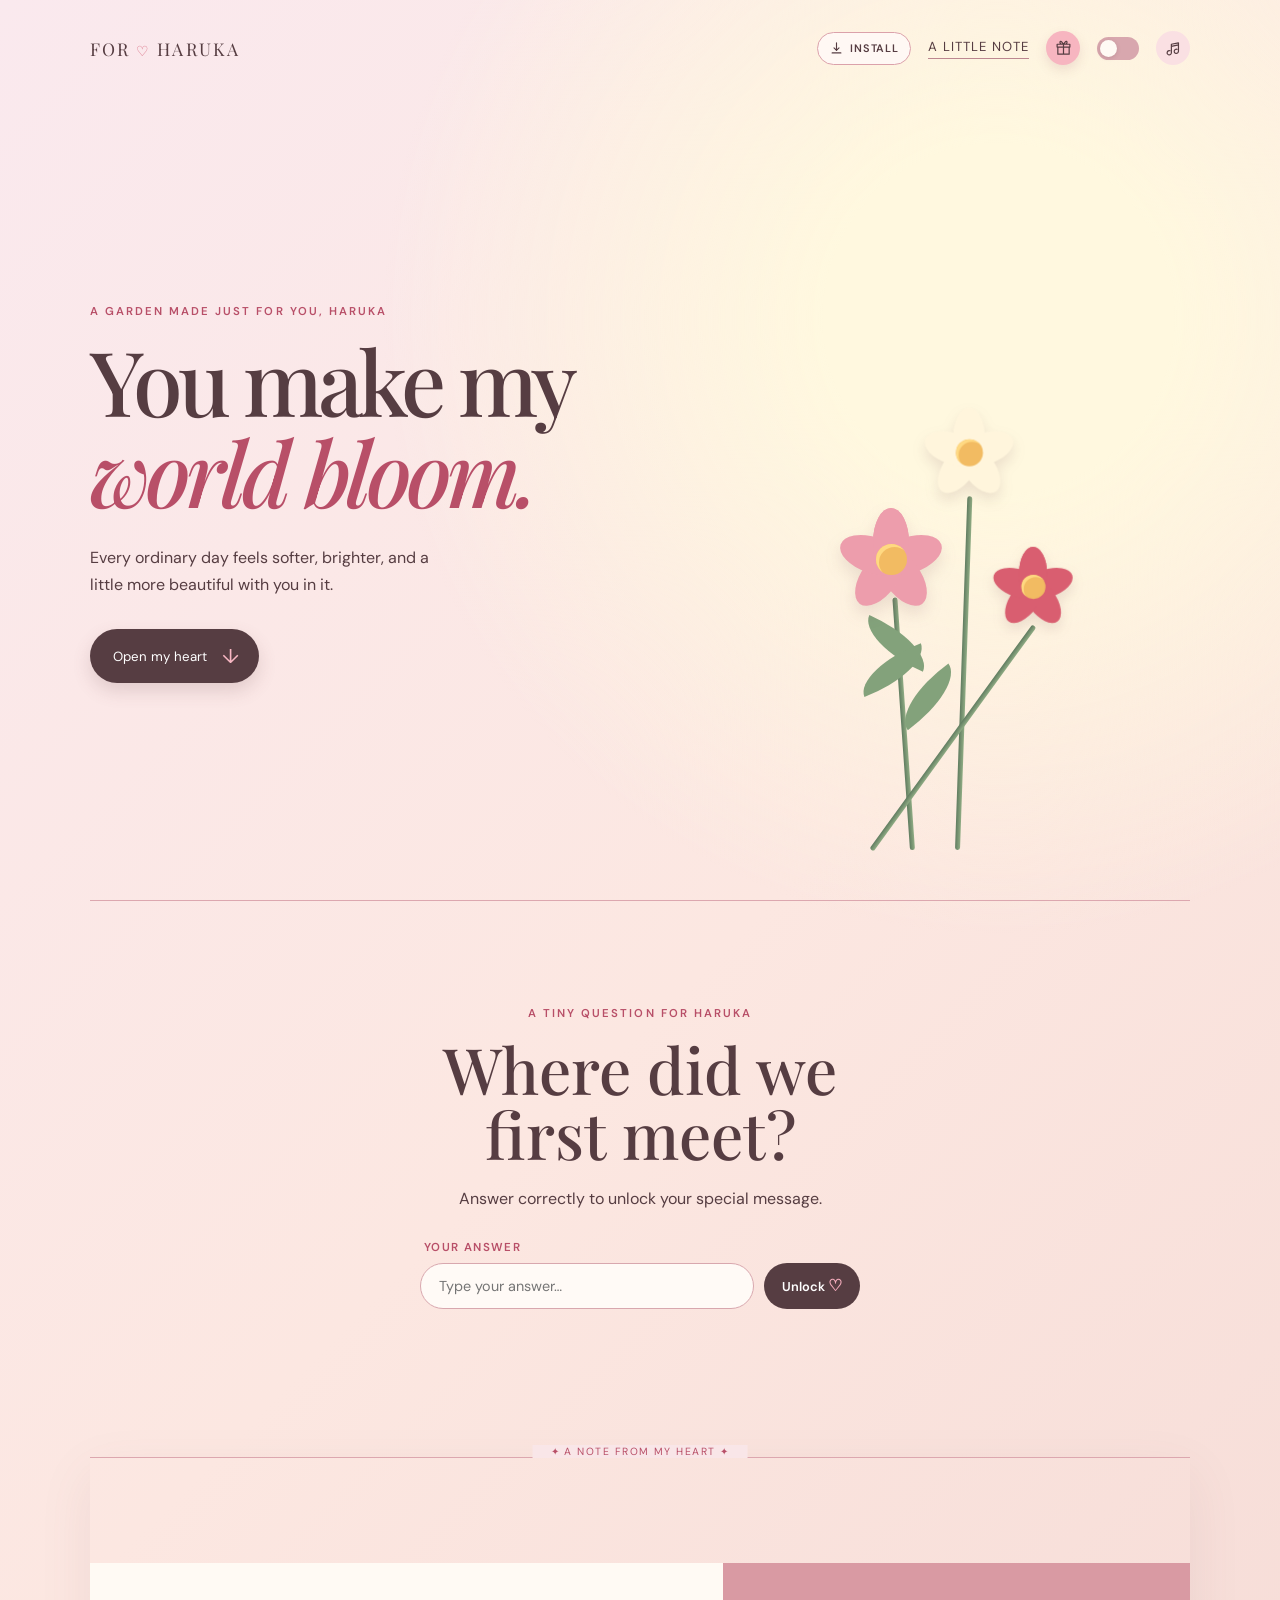
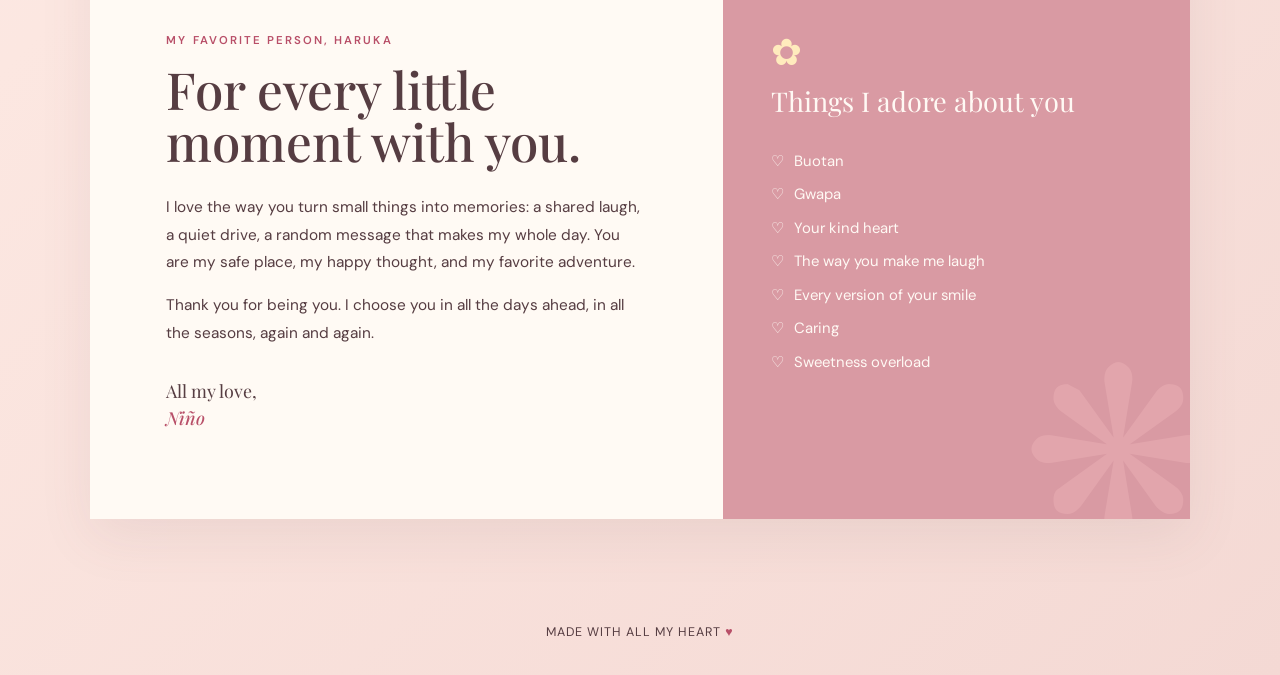
<file: index.html>
<!doctype html>
<html lang="en">
<head>
  <meta charset="UTF-8" />
  <meta name="viewport" content="width=device-width, initial-scale=1.0" />
  <meta name="theme-color" content="#fce9ed" />
  <meta name="description" content="A little romantic garden made for Haruka." />
  <title>For You, My Love</title>
  <link rel="manifest" href="manifest.webmanifest" />
  <link rel="apple-touch-icon" href="assets/icons/app-icon.svg" />
  <link rel="preconnect" href="https://fonts.googleapis.com" />
  <link rel="preconnect" href="https://fonts.gstatic.com" crossorigin />
  <link href="https://fonts.googleapis.com/css2?family=DM+Sans:wght@400;500;600&family=Playfair+Display:ital,wght@0,500;0,600;1,500;1,600&display=swap" rel="stylesheet" />
  <link rel="stylesheet" href="assets/css/styles.css" />
</head>
<body>
  <div class="sky" aria-hidden="true"></div>
  <div class="petals" aria-hidden="true"></div>

  <main>
    <nav>
      <span class="monogram">For <i>♡</i> Haruka</span>
      <button class="install-button" id="install-button" type="button" hidden aria-label="Install this app" title="Install app"><svg viewBox="0 0 24 24" aria-hidden="true"><path d="M12 3v12m0 0 4-4m-4 4-4-4M5 19h14" /></svg><span>Install</span></button>
      <button class="menu-toggle" type="button" aria-label="Open navigation menu" aria-expanded="false" aria-controls="nav-links">
        <span></span><span></span><span></span>
      </button>
      <div class="nav-links" id="nav-links">
        <a class="note-link" href="#message" aria-label="Read my little note" title="A little note"><span>a little note</span><svg viewBox="0 0 24 24" aria-hidden="true"><path d="M5 3h10l4 4v14H5zM15 3v5h5M8 12h8M8 16h6" /></svg></a>
        <a class="nav-icon gift-link" href="pages/monthsary.html" aria-label="Open your monthsary surprise" title="A surprise for Haruka">
          <svg viewBox="0 0 24 24" aria-hidden="true"><path d="M4 10h16v10H4zM3 6h18v4H3zM12 6v14M12 6c-3.8 0-5-1.1-5-2.5S8.2 1 10 3.2L12 6zm0 0c3.8 0 5-1.1 5-2.5S15.8 1 14 3.2L12 6z" /></svg>
        </a>
        <button class="theme-toggle" id="theme-toggle" type="button" role="switch" aria-checked="false" aria-label="Turn on monthsary theme" title="Monthsary theme"><span></span></button>
      </div>
    </nav>

    <section class="hero" aria-labelledby="hero-title">
      <p class="eyebrow" id="hero-eyebrow">A garden made just for you, Haruka</p>
      <h1 id="hero-title">You make my<br /><em>world bloom.</em></h1>
      <p class="intro" id="hero-intro">Every ordinary day feels softer, brighter, and a little more beautiful with you in it.</p>
      <a class="button" href="#game"><span id="hero-button-text">Open my heart</span> <span class="button-arrow">↓</span></a>

      <div class="bouquet" aria-label="An animated bouquet of flowers">
        <div class="stem stem-one"></div><div class="stem stem-two"></div><div class="stem stem-three"></div>
        <div class="leaf leaf-one"></div><div class="leaf leaf-two"></div><div class="leaf leaf-three"></div>
        <div class="flower flower-pink"><b></b><i></i><i></i><i></i><i></i><i></i><strong></strong></div>
        <div class="flower flower-cream"><b></b><i></i><i></i><i></i><i></i><i></i><strong></strong></div>
        <div class="flower flower-red"><b></b><i></i><i></i><i></i><i></i><i></i><strong></strong></div>
      </div>
    </section>

    <section class="game" id="game" aria-labelledby="game-title">
      <div class="game-copy">
        <p class="eyebrow" id="game-eyebrow">A tiny question for Haruka</p>
        <h2 id="game-title">Where did we first meet?</h2>
        <p id="game-description">Answer correctly to unlock your special message.</p>
      </div>
      <form class="question-form" id="question-form">
        <label for="answer">Your answer</label>
        <div class="answer-row">
          <input id="answer" name="answer" type="text" autocomplete="off" placeholder="Type your answer…" required />
          <button type="submit">Unlock <span>♡</span></button>
        </div>
        <p class="game-status" id="game-status" aria-live="polite"></p>
      </form>
    </section>

    <section class="letter" id="message">
      <div class="letter-card">
        <p class="eyebrow">My favorite person, Haruka</p>
        <h2>For every little<br />moment with you.</h2>
        <p>I love the way you turn small things into memories: a shared laugh, a quiet drive, a random message that makes my whole day. You are my safe place, my happy thought, and my favorite adventure.</p>
        <p>Thank you for being you. I choose you in all the days ahead, in all the seasons, again and again.</p>
        <p class="signature">All my love,<br /><em>Niño</em></p>
      </div>
      <aside class="reasons">
        <span class="small-flower" aria-hidden="true">✿</span>
        <p>Things I adore about you</p>
        <ul>
          <li>Buotan</li>
          <li>Gwapa</li>
          <li>Your kind heart</li>
          <li>The way you make me laugh</li>
          <li>Every version of your smile</li>
          <li>Caring</li>
          <li>Sweetness overload</li>
        </ul>
      </aside>
    </section>
  </main>

  <footer>Made with all my heart <span>♥</span></footer>
  <script src="assets/js/sound-effects.js"></script>
  <script src="assets/js/script.js"></script>
</body>
</html>
</file>
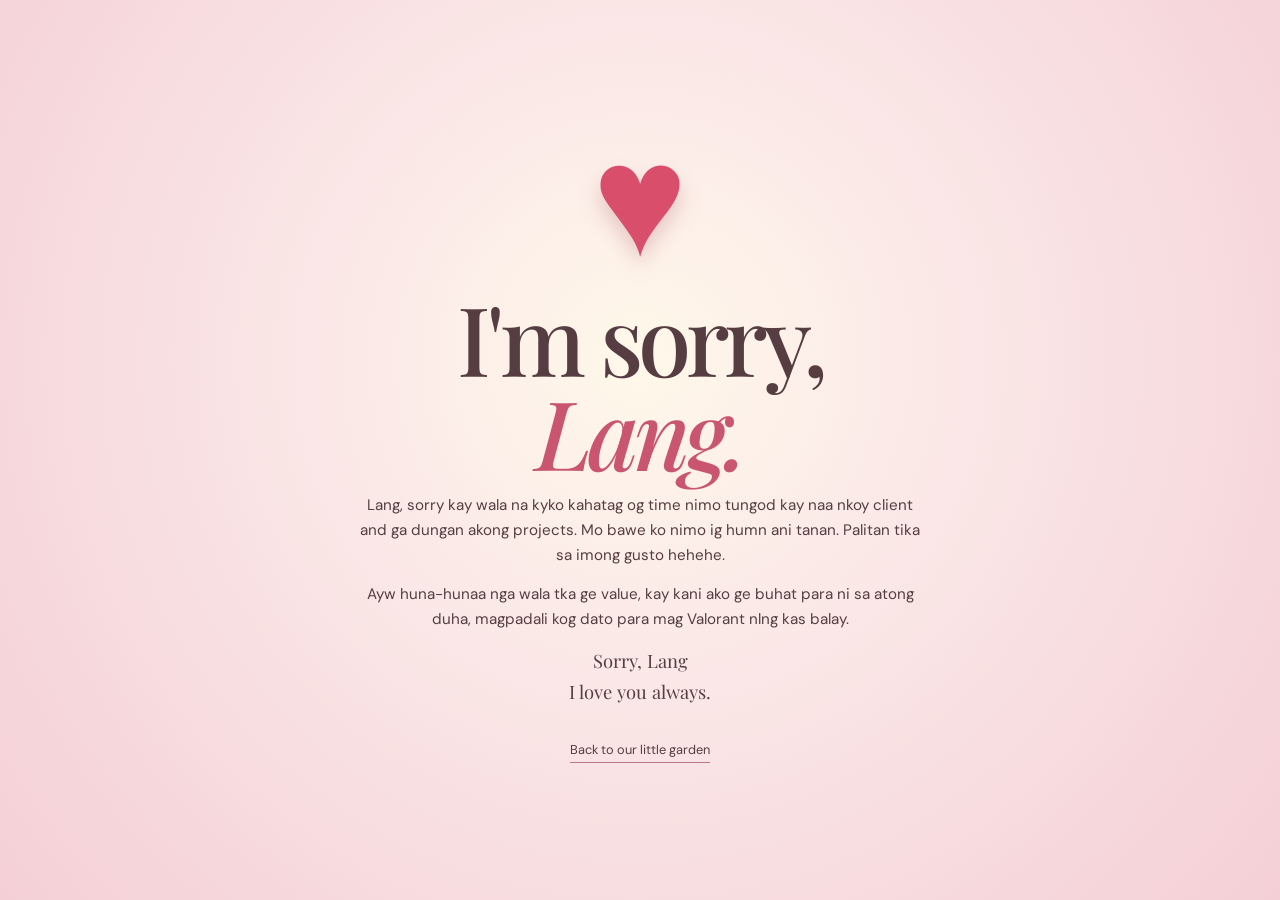
<file: love.html>
<!doctype html>
<html lang="en">
<head>
  <meta charset="UTF-8" />
  <meta name="viewport" content="width=device-width, initial-scale=1.0" />
  <meta name="theme-color" content="#f8dde2" />
  <title>I'm Sorry, Haruka</title>
  <link rel="preconnect" href="https://fonts.googleapis.com" />
  <link rel="preconnect" href="https://fonts.gstatic.com" crossorigin />
  <link href="https://fonts.googleapis.com/css2?family=DM+Sans:wght@400;500&family=Playfair+Display:ital,wght@0,500;0,600;1,500&display=swap" rel="stylesheet" />
  <link rel="stylesheet" href="love.css" />
</head>
<body>
  <div class="hearts" aria-hidden="true"></div>
  <main>
    <div class="heart" aria-hidden="true">♥</div>
    <h1>I'm sorry,<br /><em>Lang.</em></h1>
    <div class="apology">
      <p>Lang, sorry kay wala na kyko kahatag og time nimo tungod kay naa nkoy client and ga dungan akong projects. Mo bawe ko nimo ig humn ani tanan. Palitan tika sa imong gusto hehehe.</p>
      <p>Ayw huna-hunaa nga wala tka ge value, kay kani ako ge buhat para ni sa atong duha, magpadali kog dato para mag Valorant nlng kas balay.</p>
      <p>Sorry, Lang<br />I love you always.</p>
    </div>
    <a href="index.html">Back to our little garden</a>
  </main>
  <script>
    const hearts = document.querySelector('.hearts');
    for (let i = 0; i < 24; i++) {
      const heart = document.createElement('span');
      heart.textContent = '♥';
      heart.style.left = `${Math.random() * 100}vw`;
      heart.style.animationDuration = `${5 + Math.random() * 6}s`;
      heart.style.animationDelay = `${-Math.random() * 10}s`;
      heart.style.fontSize = `${12 + Math.random() * 20}px`;
      hearts.appendChild(heart);
    }
  </script>
</body>
</html>
</file>
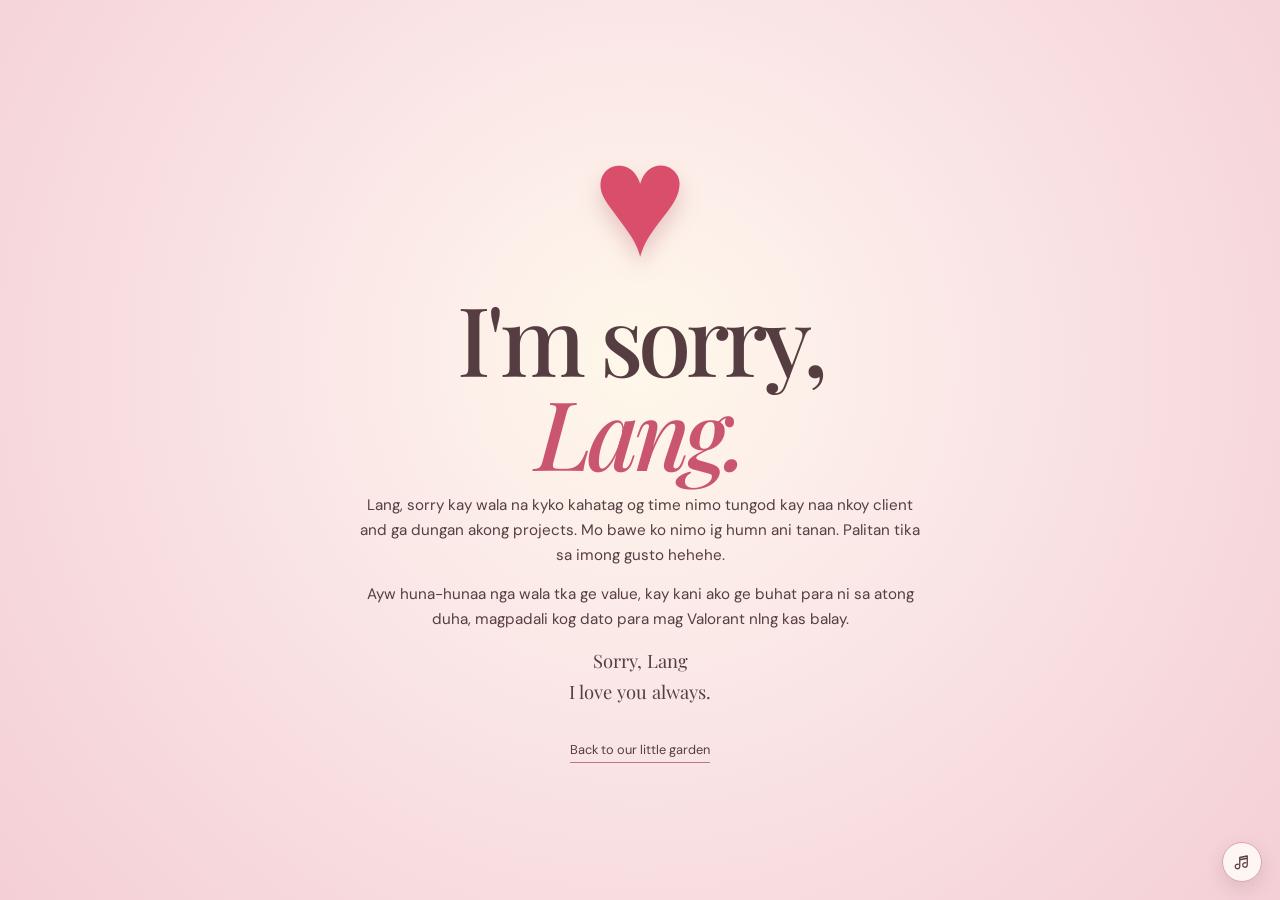
<file: pages/love.html>
<!doctype html>
<html lang="en">
<head>
  <meta charset="UTF-8" />
  <meta name="viewport" content="width=device-width, initial-scale=1.0" />
  <meta name="theme-color" content="#f8dde2" />
  <title>I'm Sorry, Haruka</title>
  <link rel="preconnect" href="https://fonts.googleapis.com" />
  <link rel="preconnect" href="https://fonts.gstatic.com" crossorigin />
  <link href="https://fonts.googleapis.com/css2?family=DM+Sans:wght@400;500&family=Playfair+Display:ital,wght@0,500;0,600;1,500&display=swap" rel="stylesheet" />
  <link rel="stylesheet" href="../assets/css/love.css" />
</head>
<body>
  <div class="hearts" aria-hidden="true"></div>
  <main>
    <div class="heart" aria-hidden="true">♥</div>
    <h1>I'm sorry,<br /><em>Lang.</em></h1>
    <div class="apology">
      <p>Lang, sorry kay wala na kyko kahatag og time nimo tungod kay naa nkoy client and ga dungan akong projects. Mo bawe ko nimo ig humn ani tanan. Palitan tika sa imong gusto hehehe.</p>
      <p>Ayw huna-hunaa nga wala tka ge value, kay kani ako ge buhat para ni sa atong duha, magpadali kog dato para mag Valorant nlng kas balay.</p>
      <p>Sorry, Lang<br />I love you always.</p>
    </div>
    <a href="../index.html">Back to our little garden</a>
  </main>
  <script src="../assets/js/sound-effects.js"></script>
  <script>
    const hearts = document.querySelector('.hearts');
    for (let i = 0; i < 24; i++) {
      const heart = document.createElement('span');
      heart.textContent = '♥';
      heart.style.left = `${Math.random() * 100}vw`;
      heart.style.animationDuration = `${5 + Math.random() * 6}s`;
      heart.style.animationDelay = `${-Math.random() * 10}s`;
      heart.style.fontSize = `${12 + Math.random() * 20}px`;
      hearts.appendChild(heart);
    }
  </script>
</body>
</html>
</file>
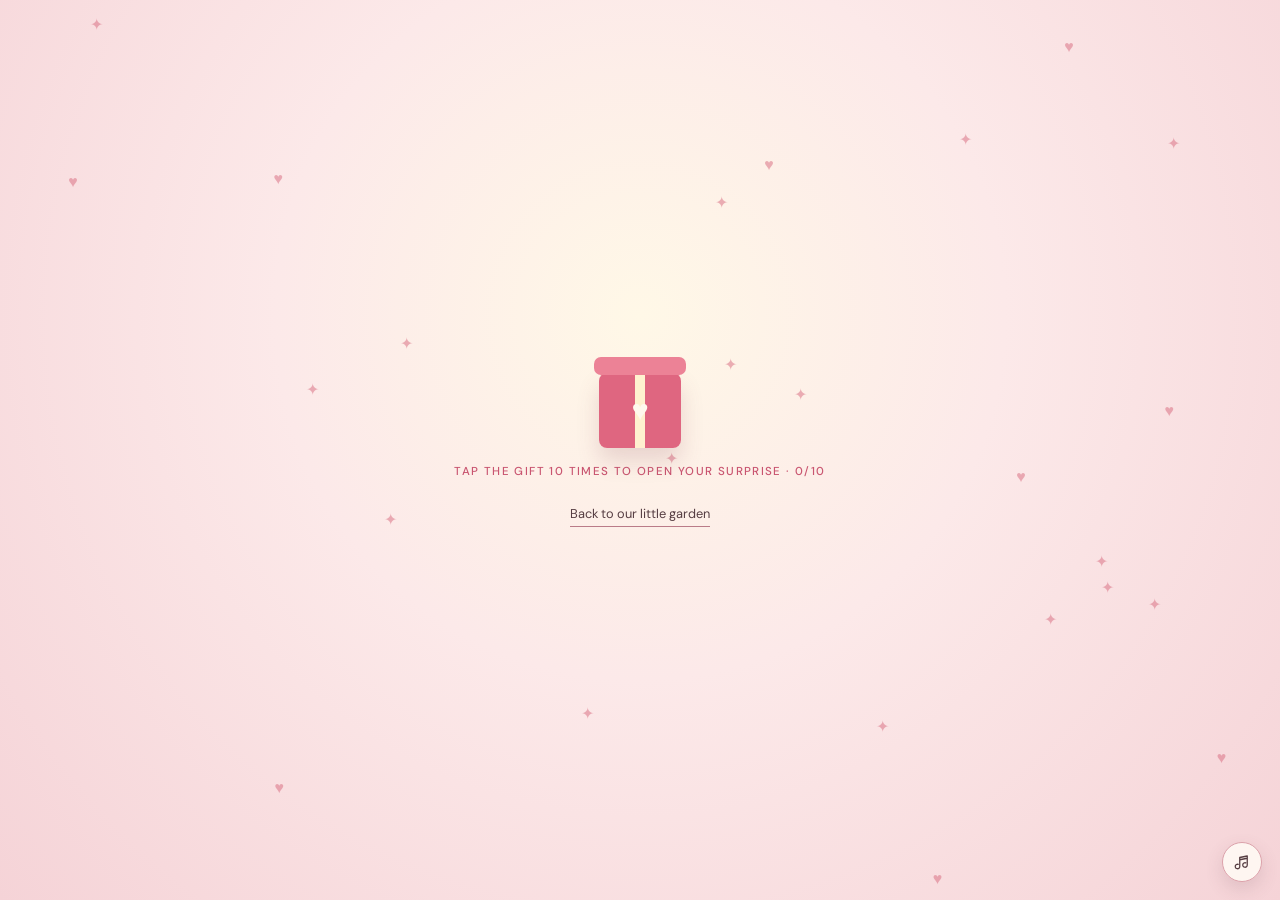
<file: pages/monthsary.html>
<!doctype html>
<html lang="en">
<head>
  <meta charset="UTF-8" />
  <meta name="viewport" content="width=device-width, initial-scale=1.0" />
  <meta name="theme-color" content="#f8dde2" />
  <title>Happy Monthsary, Haruka</title>
  <link rel="preconnect" href="https://fonts.googleapis.com" />
  <link rel="preconnect" href="https://fonts.gstatic.com" crossorigin />
  <link href="https://fonts.googleapis.com/css2?family=DM+Sans:wght@400;500&family=Playfair+Display:ital,wght@0,500;0,600;1,500&display=swap" rel="stylesheet" />
  <link rel="stylesheet" href="../assets/css/monthsary.css" />
</head>
<body>
  <div class="sparkles" aria-hidden="true"></div>
  <div class="fireworks" id="fireworks" aria-hidden="true"></div>
  <main>
    <button class="gift" id="unwrap-gift" type="button" aria-label="Open your monthsary gift"><span>♥</span></button>
    <p class="open-hint" id="open-hint">Tap the gift 10 times to open your surprise · <span id="tap-count">0</span>/10</p>
    <div class="surprise" id="surprise" hidden>
      <p class="eyebrow">September 12, 2026</p>
      <h1>Happy 31st<br /><em>Monthsary, Lang.</em></h1>
      <div class="message">
        <p>Thank you kaayo sa imong pag pangga sa akoa and bahala sige ta away, ayuhon lang pud nato pirme hehehe. Ayaw kapuy2 ha, laban lang gyud. Naa ra ko pirme para nimo.</p>
        <p>Thank you for every little moment, and every day that you choose us. I am so greatful to have you, bb ko.</p>
        <p>Here’s to our memories, our dreams, and many more monthsaries together. I love you always. ♡</p>
      </div>
    </div>
    <a id="garden-link" href="../index.html">Back to our little garden</a>
  </main>
  <script src="../assets/js/sound-effects.js"></script>
  <script>
    const sparkles = document.querySelector('.sparkles');
    for (let i = 0; i < 26; i++) {
      const sparkle = document.createElement('span');
      sparkle.textContent = i % 3 ? '✦' : '♥';
      sparkle.style.left = `${Math.random() * 100}vw`;
      sparkle.style.top = `${Math.random() * 100}vh`;
      sparkle.style.animationDelay = `${Math.random() * -4}s`;
      sparkle.style.animationDuration = `${3 + Math.random() * 3}s`;
      sparkles.appendChild(sparkle);
    }
    const gift = document.querySelector('#unwrap-gift');
    const surprise = document.querySelector('#surprise');
    const hint = document.querySelector('#open-hint');
    const tapCount = document.querySelector('#tap-count');
    const fireworks = document.querySelector('#fireworks');
    let taps = 0;

    const launchFireworks = () => {
      for (let burst = 0; burst < 5; burst++) {
        setTimeout(() => {
          const x = 15 + Math.random() * 70;
          const y = 12 + Math.random() * 55;
          for (let particle = 0; particle < 22; particle++) {
            const spark = document.createElement('i');
            const angle = (Math.PI * 2 * particle) / 22;
            const distance = 65 + Math.random() * 85;
            spark.style.left = `${x}vw`;
            spark.style.top = `${y}vh`;
            spark.style.setProperty('--x', `${Math.cos(angle) * distance}px`);
            spark.style.setProperty('--y', `${Math.sin(angle) * distance}px`);
            spark.style.background = ['#d95774', '#f6b84e', '#fff6d8', '#aa7396'][particle % 4];
            fireworks.appendChild(spark);
            spark.addEventListener('animationend', () => spark.remove());
          }
        }, burst * 270);
      }
    };

    gift.addEventListener('click', () => {
      taps += 1;
      tapCount.textContent = taps;
      gift.classList.remove('tapped');
      void gift.offsetWidth;
      gift.classList.add('tapped');
      if (taps < 10) return;
      gift.classList.add('opened');
      hint.hidden = true;
      launchFireworks();
      setTimeout(() => {
        surprise.hidden = false;
        surprise.classList.add('revealed');
      }, 1050);
    });

    document.querySelector('#garden-link').addEventListener('click', (event) => {
      event.preventDefault();
      const gardenUrl = event.currentTarget.href;
      document.body.classList.add('leaving');
      setTimeout(() => { window.location.href = gardenUrl; }, 480);
    });
  </script>
</body>
</html>
</file>
<file: assets/css/styles.css>
:root { --ink:#563d42; --rose:#d86a7f; --deep:#b84f68; --cream:#fffaf4; --sage:#789778; }
* { box-sizing:border-box; }
html { scroll-behavior:smooth; }
body { min-height:100vh; min-height:100dvh; margin:0; color:var(--ink); background:#fce9ed; font-family:"DM Sans", sans-serif; overflow-x:hidden; animation:home-fade-in .6s ease-out both; }
.sky { position:fixed; inset:0; z-index:-2; background:radial-gradient(circle at 78% 14%,#fff8df 0 8%,transparent 28%), linear-gradient(135deg,#fae9ee 0%,#fce7e1 47%,#f4d9d4 100%); }
main { width:100%; max-width:none; margin:0; padding:0 clamp(32px, 7vw, 120px); }
nav { height:96px; display:flex; align-items:center; justify-content:space-between; position:relative; font-size:.82rem; letter-spacing:.08em; text-transform:uppercase; }.nav-links { display:flex; align-items:center; gap:17px; }.menu-toggle { display:none; }
.monogram { font-family:"Playfair Display",serif; font-size:1.1rem; letter-spacing:.12em; } .monogram i { color:var(--rose); font-style:normal; font-size:.9rem; }
nav a { color:var(--ink); text-decoration:none; border-bottom:1px solid #bc8790; padding-bottom:3px; }
.nav-icon { display:grid; place-items:center; width:34px; height:34px; padding:0; border:0; border-radius:50%; color:var(--ink); transition:transform .2s, background .2s; }.nav-icon svg { width:17px; height:17px; fill:none; stroke:currentColor; stroke-width:1.7; stroke-linecap:round; stroke-linejoin:round; }.nav-icon:hover { transform:translateY(-3px); background:#f5cbd1; }.gift-link { background:#f7b5c0; box-shadow:0 5px 12px #8f515c24; }.gift-link:hover { transform:translateY(-3px) rotate(-8deg); background:#f5a6b4; }
.note-link svg { display:none; }
.install-button { display:inline-flex; align-items:center; gap:6px; margin-left:auto; margin-right:17px; padding:8px 11px; border:1px solid #dba1aa; border-radius:22px; background:#fff8f4; color:var(--ink); cursor:pointer; font:600 .68rem "DM Sans",sans-serif; letter-spacing:.07em; text-transform:uppercase; }.install-button svg { width:15px; height:15px; fill:none; stroke:currentColor; stroke-width:1.8; stroke-linecap:round; stroke-linejoin:round; }
.theme-toggle { width:42px; height:23px; padding:3px; border:0; border-radius:20px; background:#d8a7ae; cursor:pointer; transition:background .25s; }.theme-toggle span { display:block; width:17px; height:17px; border-radius:50%; background:#fffaf4; box-shadow:0 1px 4px #5e3c4230; transition:transform .25s; }.theme-toggle[aria-checked="true"] { background:#d25a73; }.theme-toggle[aria-checked="true"] span { transform:translateX(19px); }
body.monthsary-theme { --ink:#643f4b; --rose:#c95570; --deep:#b94d69; background:#f8dde2; } body.monthsary-theme .sky { background:radial-gradient(circle at 72% 16%,#fff6cf 0 7%,transparent 25%),radial-gradient(circle at 28% 80%,#ffe6b6 0,transparent 24%),linear-gradient(135deg,#f8dce2 0%,#fce8d7 52%,#edc9d3 100%); } body.monthsary-theme .letter:before { background:#f8dde2; } body.monthsary-theme .reasons { background:#ce7081; } body.monthsary-theme .button,.monthsary-theme .answer-row button { background:#743f50; }
.music-control { display:grid; place-items:center; width:34px; height:34px; padding:0; border:0; border-radius:50%; background:#fae0e3; color:var(--ink); cursor:pointer; }.music-control svg { width:17px; height:17px; fill:none; stroke:currentColor; stroke-width:1.7; stroke-linecap:round; stroke-linejoin:round; }.music-control.is-muted { opacity:.55; }.nav-links .music-control { flex:none; }
.gift-link.opening { animation:gift-open .62s ease-in forwards; pointer-events:none; }.opening-surprise main, .opening-surprise nav, .opening-surprise footer { animation:home-fade-out .58s ease-in forwards; }
.hero { min-height:calc(100vh - 96px); min-height:calc(100dvh - 96px); position:relative; padding:clamp(50px,8vh,90px) 0 clamp(68px,9vh,100px); display:flex; flex-direction:column; justify-content:center; }
.hero > :not(.bouquet) { position:relative; z-index:1; }
.eyebrow { margin:0 0 15px; color:var(--deep); text-transform:uppercase; letter-spacing:.18em; font-size:.71rem; font-weight:600; }
h1,h2 { font-family:"Playfair Display",serif; font-weight:500; line-height:1.02; margin:0; } h1 { font-size:clamp(3.5rem,7vw,6.7rem); letter-spacing:-.055em; } h1 em,h2 em,.signature em { color:var(--deep); font-weight:500; }
.intro { max-width:370px; line-height:1.7; margin:27px 0 31px; font-size:1rem; }
.button { display:inline-flex; align-items:center; align-self:flex-start; width:fit-content; gap:15px; padding:14px 20px 14px 23px; background:var(--ink); color:white; border-radius:30px; text-decoration:none; font-size:.83rem; box-shadow:0 8px 18px #74505630; transition:transform .2s; position:relative; z-index:2; cursor:pointer; }.button:hover {transform:translateY(-3px)} .button-arrow { font-size:1.25rem; color:#f9b8c4; }
.bouquet { position:absolute; right:5%; bottom:42px; z-index:0; width:405px; height:470px; transform-origin:bottom center; animation:sway 5s ease-in-out infinite; pointer-events:none; }
.stem { position:absolute; bottom:8px; width:5px; height:305px; background:linear-gradient(90deg,#607c60,#90ac84); border-radius:8px; transform-origin:bottom; }.stem-one{left:180px;height:253px;transform:rotate(-4deg)}.stem-two{left:225px;height:354px;transform:rotate(2deg)}.stem-three{left:139px;height:277px;transform:rotate(36deg)}
.leaf { position:absolute; width:72px; height:30px; background:#83a27b; border-radius:100% 0 100% 0; transform-origin:left center; }.leaf-one{left:169px;bottom:125px;transform:rotate(-36deg)}.leaf-two{left:199px;bottom:185px;transform:rotate(24deg) scaleX(-1)}.leaf-three{left:129px;bottom:160px;transform:rotate(-21deg)}
.flower { position:absolute; width:116px; height:116px; filter:drop-shadow(0 8px 8px #79505624); animation:bloom 2s ease-out both; }.flower i,.flower b { position:absolute; left:40px; top:5px; width:36px; height:68px; border-radius:50% 50% 47% 47%; transform-origin:18px 53px; }.flower i:nth-of-type(1){transform:rotate(72deg)}.flower i:nth-of-type(2){transform:rotate(144deg)}.flower i:nth-of-type(3){transform:rotate(216deg)}.flower i:nth-of-type(4){transform:rotate(288deg)}.flower i:nth-of-type(5){transform:rotate(0)}.flower strong { position:absolute; width:31px;height:31px;left:43px;top:41px;background:#f2bb62;border-radius:50%;box-shadow:inset 3px 3px 0 #ffd982;z-index:2; }
.flower-pink{left:103px;top:115px;animation-delay:.2s}.flower-pink i,.flower-pink b{background:#ed9dac}.flower-cream{left:181px;top:8px;transform:scale(.87);animation-delay:.5s}.flower-cream i,.flower-cream b{background:#fff5dc}.flower-red{left:245px;top:142px;transform:scale(.78);animation-delay:.8s}.flower-red i,.flower-red b{background:#d95e70}
.game { padding:105px 0 115px; border-top:1px solid #dca7af; text-align:center; }.game-copy { max-width:530px; margin:0 auto 28px; }.game h2 { font-size:clamp(2.8rem,5vw,4.8rem); }.game-copy > p:not(.eyebrow) { line-height:1.7; margin:18px auto; }.question-form { max-width:440px; margin:auto; }.question-form label { display:block; text-align:left; margin:0 0 8px 4px; font-size:.72rem; font-weight:600; letter-spacing:.12em; text-transform:uppercase; color:var(--deep); }.answer-row { display:flex; gap:10px; }.answer-row input { flex:1; min-width:0; border:1px solid #d8a7ae; border-radius:26px; background:#fffaf6; color:var(--ink); padding:13px 18px; outline:none; font:.9rem "DM Sans",sans-serif; }.answer-row input:focus { border-color:var(--deep); box-shadow:0 0 0 3px #d96d8030; }.answer-row button { border:0; border-radius:26px; padding:0 18px; background:var(--ink); color:white; cursor:pointer; font:600 .8rem "DM Sans",sans-serif; }.answer-row button span { color:#f6adbd; font-size:1rem; }.game-status { min-height:20px; margin:13px 0 0; color:var(--deep); font-size:.78rem; font-weight:600; letter-spacing:.06em; }.game.failed .game-status { color:#9e555f; }.game.success .game-copy:after { content:"That’s right! Your love note is opening…"; display:block; margin-top:17px; color:var(--deep); font-family:"Playfair Display",serif; font-size:1.2rem; }
.letter { display:grid; grid-template-columns:1.15fr .85fr; gap:0; margin:0 0 105px; padding-top:105px; border-top:1px solid #dca7af; position:relative; box-shadow:0 18px 50px #77545b18; }.letter:before { content:"✦  a note from my heart  ✦"; position:absolute; top:-13px; left:50%; transform:translateX(-50%); white-space:nowrap; padding:0 18px; background:#f9e6e8; color:var(--deep); font-size:.65rem; letter-spacing:.14em; text-transform:uppercase; }.letter-card { background:var(--cream); padding:70px clamp(32px,6vw,85px); }.letter-card h2 { font-size:clamp(2.4rem,4vw,4rem); margin-bottom:27px; }.letter-card p:not(.eyebrow):not(.signature) { line-height:1.8; font-size:.96rem; }.signature { margin-top:30px; font-family:"Playfair Display",serif; font-size:1.12rem; line-height:1.5; }
.reasons { padding:65px 48px; background:#d99aa3; color:#fff9f4; position:relative; overflow:hidden; }.reasons:after {content:"❋";position:absolute;right:-25px;bottom:-85px;font-size:230px;color:#efb5b9;opacity:.42}.reasons p { font-family:"Playfair Display",serif; font-size:1.7rem; line-height:1.15; margin:10px 0 28px; }.reasons ul { list-style:none;padding:0;margin:0;line-height:2.25;font-size:.93rem}.reasons li:before {content:"♡";margin-right:10px}.small-flower{font-size:2.3rem;color:#ffebbd}
footer { text-align:center; padding:0 0 35px; font-size:.78rem; letter-spacing:.08em; text-transform:uppercase; } footer span{color:var(--deep)}
.petal { position:fixed; top:-50px; z-index:-1; width:14px; height:20px; background:#e99aaa; border-radius:100% 0 100% 0; opacity:.7; pointer-events:none; animation:fall linear infinite; }
@keyframes home-fade-in { from { opacity:0; transform:translateY(10px); } to { opacity:1; transform:none; } } @keyframes home-fade-out { to { opacity:0; transform:scale(.985); } } @keyframes gift-open { 30% { transform:translateY(-8px) rotate(-12deg) scale(1.15); } 65% { transform:translateY(-5px) rotate(12deg) scale(1.35); } to { transform:translateY(-22px) scale(1.75); opacity:0; } } @keyframes fall { to { transform:translate3d(var(--drift),110vh,0) rotate(500deg); } } @keyframes sway {50% {transform:rotate(2deg) translateX(8px)}} @keyframes bloom {0%{opacity:0;scale:.15;filter:blur(4px)}100%{opacity:1;scale:1;filter:drop-shadow(0 8px 8px #79505624)}}
@media (max-width:1050px) and (min-width:761px){main{padding:0 6vw}.bouquet{right:-2%;transform:scale(.78);transform-origin:bottom right}.hero h1{font-size:clamp(3.6rem,7vw,5.3rem)}.intro{max-width:330px}}
@media (max-width:760px){main{padding:0 8vw}.hero{padding-top:64px;min-height:calc(100vh - 78px)}.bouquet{right:50%;transform:translateX(50%) scale(.76);bottom:12px;animation:none}.game{padding:80px 0}.answer-row{flex-direction:column}.answer-row button{padding:13px}.letter{grid-template-columns:1fr;padding-top:70px}.letter-card,.reasons{padding:50px 30px}.reasons{min-height:310px}nav{height:78px}.menu-toggle{display:grid;gap:4px;width:40px;height:40px;place-content:center;padding:0;border:0;border-radius:50%;background:#f7b5c0;cursor:pointer;z-index:3}.menu-toggle span{display:block;width:17px;height:1.5px;background:var(--ink);transition:transform .25s,opacity .2s}.menu-toggle.is-open span:first-child{transform:translateY(5.5px) rotate(45deg)}.menu-toggle.is-open span:nth-child(2){opacity:0}.menu-toggle.is-open span:last-child{transform:translateY(-5.5px) rotate(-45deg)}.nav-links{position:absolute;z-index:2;top:68px;right:0;display:flex;gap:12px;padding:12px;border:1px solid #ecc6cc;border-radius:28px;background:#fff8f4;box-shadow:0 12px 30px #79505622;opacity:0;visibility:hidden;transform:translateY(-8px) scale(.96);transition:opacity .2s,transform .2s,visibility .2s}.nav-links.is-open{opacity:1;visibility:visible;transform:none}.nav-links .note-link,.nav-links .gift-link{display:grid;place-items:center;width:38px;height:38px;margin:0;padding:0;border:0;border-radius:50%;background:#fae0e3}.nav-links .note-link span{display:none}.nav-links .note-link svg{display:block;width:18px;height:18px;fill:none;stroke:currentColor;stroke-width:1.7;stroke-linecap:round;stroke-linejoin:round}.nav-links .gift-link{background:#f7b5c0}}
@media (max-width:760px){.install-button{order:2;margin-left:auto;margin-right:9px;padding:0;width:40px;height:40px;justify-content:center;border:0;border-radius:50%;background:#fff8f4}.install-button span{display:none}.install-button svg{width:18px;height:18px}.menu-toggle{order:3}}
</file>
<file: love.css>
:root { --ink:#563d42; --rose:#c95570; }
* { box-sizing:border-box; }
body { min-height:100vh; min-height:100dvh; margin:0; overflow:hidden; color:var(--ink); background:radial-gradient(circle at 50% 40%,#fff8ea 0, #fbe9e8 34%,#f4cfd6 100%); font-family:"DM Sans",sans-serif; }
main { min-height:100vh; min-height:100dvh; display:flex; flex-direction:column; align-items:center; justify-content:center; text-align:center; padding:30px; position:relative; z-index:1; }
.eyebrow { margin:0 0 18px; color:var(--rose); text-transform:uppercase; font-size:.7rem; font-weight:600; letter-spacing:.18em; }
.heart { color:#d84e6b; font-size:clamp(6.5rem,15vw,10rem); line-height:.8; animation:beat 1.1s ease-in-out infinite; filter:drop-shadow(0 12px 10px #a74b5b40); }
h1 { margin:25px 0 15px; font:500 clamp(3rem,8vw,6rem)/.98 "Playfair Display",serif; letter-spacing:-.05em; } h1 em { color:var(--rose); }
.apology { max-width:560px; font-size:.95rem; line-height:1.65; }.apology p { margin:0 0 14px; }.apology p:last-child { margin-bottom:0; font-family:"Playfair Display",serif; font-size:1.15rem; }
a { margin-top:34px; color:var(--ink); text-decoration:none; border-bottom:1px solid #b87885; padding-bottom:4px; font-size:.8rem; }
.hearts span { position:fixed; bottom:-40px; color:#d8667d; opacity:.55; animation:rise linear infinite; }
@keyframes beat { 0%,100% { transform:scale(1); } 30% { transform:scale(1.16); } 55% { transform:scale(.98); } }
@keyframes rise { to { transform:translateY(-115vh) rotate(22deg); opacity:0; } }
</file>
<file: assets/css/love.css>
:root { --ink:#563d42; --rose:#c95570; }
* { box-sizing:border-box; }
body { min-height:100vh; min-height:100dvh; margin:0; overflow:hidden; color:var(--ink); background:radial-gradient(circle at 50% 40%,#fff8ea 0, #fbe9e8 34%,#f4cfd6 100%); font-family:"DM Sans",sans-serif; }
main { min-height:100vh; min-height:100dvh; display:flex; flex-direction:column; align-items:center; justify-content:center; text-align:center; padding:30px; position:relative; z-index:1; }
.eyebrow { margin:0 0 18px; color:var(--rose); text-transform:uppercase; font-size:.7rem; font-weight:600; letter-spacing:.18em; }
.heart { color:#d84e6b; font-size:clamp(6.5rem,15vw,10rem); line-height:.8; animation:beat 1.1s ease-in-out infinite; filter:drop-shadow(0 12px 10px #a74b5b40); }
h1 { margin:25px 0 15px; font:500 clamp(3rem,8vw,6rem)/.98 "Playfair Display",serif; letter-spacing:-.05em; } h1 em { color:var(--rose); }
.apology { max-width:560px; font-size:.95rem; line-height:1.65; }.apology p { margin:0 0 14px; }.apology p:last-child { margin-bottom:0; font-family:"Playfair Display",serif; font-size:1.15rem; }
a { margin-top:34px; color:var(--ink); text-decoration:none; border-bottom:1px solid #b87885; padding-bottom:4px; font-size:.8rem; }
.music-control { position:fixed; right:18px; bottom:18px; z-index:10; display:grid; place-items:center; width:40px; height:40px; padding:0; border:1px solid #dba1aa; border-radius:50%; background:#fffaf4e8; color:var(--ink); box-shadow:0 7px 18px #6e475628; cursor:pointer; }.music-control svg { width:18px; height:18px; fill:none; stroke:currentColor; stroke-width:1.7; stroke-linecap:round; stroke-linejoin:round; }.music-control.is-muted { opacity:.55; }
.hearts span { position:fixed; bottom:-40px; color:#d8667d; opacity:.55; animation:rise linear infinite; }
@keyframes beat { 0%,100% { transform:scale(1); } 30% { transform:scale(1.16); } 55% { transform:scale(.98); } }
@keyframes rise { to { transform:translateY(-115vh) rotate(22deg); opacity:0; } }
</file>
<file: assets/css/monthsary.css>
:root { --ink:#563d42; --rose:#c95570; }
* { box-sizing:border-box; }
body { min-height:100vh; min-height:100dvh; margin:0; overflow:hidden; color:var(--ink); background:radial-gradient(circle at 50% 35%,#fff8e7 0,#fce9e9 42%,#f5d3d7 100%); font-family:"DM Sans",sans-serif; animation:page-in .55s ease-out both; }
main { position:relative; z-index:1; min-height:100vh; min-height:100dvh; display:flex; flex-direction:column; align-items:center; justify-content:center; padding:38px 24px; text-align:center; }
.gift { width:82px; height:75px; margin-bottom:16px; display:grid; place-items:center; position:relative; border:0; border-radius:8px; background:linear-gradient(90deg,#df6680 0 44%,#fff1cf 44% 56%,#df6680 56%); box-shadow:0 13px 22px #92505d30; cursor:pointer; animation:float 2.6s ease-in-out infinite; }.gift:before { content:""; position:absolute; top:-16px; width:92px; height:18px; border-radius:7px; background:#ec8296; }.gift span { position:relative; z-index:1; color:#fff9ed; font-size:1.8rem; }.gift:hover { filter:brightness(1.06); }.gift.tapped { animation:gift-shake .34s ease-in-out; }.gift.opened { animation:unwrap .42s ease-in forwards; pointer-events:none; }
.open-hint { margin:0; color:var(--rose); font-size:.72rem; font-weight:500; letter-spacing:.12em; text-transform:uppercase; }.surprise { text-align:center; }.surprise.revealed { animation:reveal .65s ease-out both; }
.eyebrow { margin:0 0 13px; color:var(--rose); font-size:.7rem; font-weight:600; letter-spacing:.18em; text-transform:uppercase; }
h1 { margin:0 0 23px; font:500 clamp(2.7rem,7vw,5.1rem)/1 "Playfair Display",serif; letter-spacing:-.05em; } h1 em { color:var(--rose); }
.message { max-width:590px; font-size:.96rem; line-height:1.7; }.message p { margin:0 0 14px; }.message p:last-child { font-family:"Playfair Display",serif; font-size:1.16rem; color:var(--rose); }
a { margin-top:26px; padding-bottom:4px; color:var(--ink); border-bottom:1px solid #ba7b88; text-decoration:none; font-size:.8rem; }
.music-control { position:fixed; right:18px; bottom:18px; z-index:10; display:grid; place-items:center; width:40px; height:40px; padding:0; border:1px solid #dba1aa; border-radius:50%; background:#fffaf4e8; color:var(--ink); box-shadow:0 7px 18px #6e475628; cursor:pointer; }.music-control svg { width:18px; height:18px; fill:none; stroke:currentColor; stroke-width:1.7; stroke-linecap:round; stroke-linejoin:round; }.music-control.is-muted { opacity:.55; }
.sparkles span { position:fixed; color:#d96d81; opacity:.52; pointer-events:none; animation:drift ease-in-out infinite; }
.fireworks { position:fixed; inset:0; z-index:3; pointer-events:none; overflow:hidden; }.fireworks i { position:absolute; width:7px; height:7px; border-radius:50%; animation:explode .95s cubic-bezier(.12,.5,.25,1) forwards; box-shadow:0 0 8px currentColor; }
body.leaving { animation:page-out .48s ease-in both; } @keyframes page-in { from { opacity:0; transform:scale(1.015); } to { opacity:1; transform:none; } } @keyframes page-out { to { opacity:0; transform:scale(.985); } } @keyframes float { 50% { transform:translateY(-10px) rotate(2deg); } } @keyframes gift-shake { 20%,60% { transform:translateX(-7px) rotate(-7deg); } 40%,80% { transform:translateX(7px) rotate(7deg); } 100% { transform:none; } } @keyframes unwrap { to { opacity:0; transform:scale(1.8) rotate(18deg); } } @keyframes reveal { from { opacity:0; transform:translateY(22px) scale(.96); } to { opacity:1; transform:none; } } @keyframes explode { 0% { opacity:1; transform:translate(0,0) scale(1); } 80% { opacity:1; } 100% { opacity:0; transform:translate(var(--x),var(--y)) scale(.15); } } @keyframes drift { 0% { opacity:.2; transform:translate3d(0,0,0) scale(.7) rotate(0); } 50% { opacity:.9; transform:translate3d(24px,-42px,0) scale(1.25) rotate(22deg); } 100% { opacity:.2; transform:translate3d(-15px,-90px,0) scale(.75) rotate(48deg); } }
</file>
